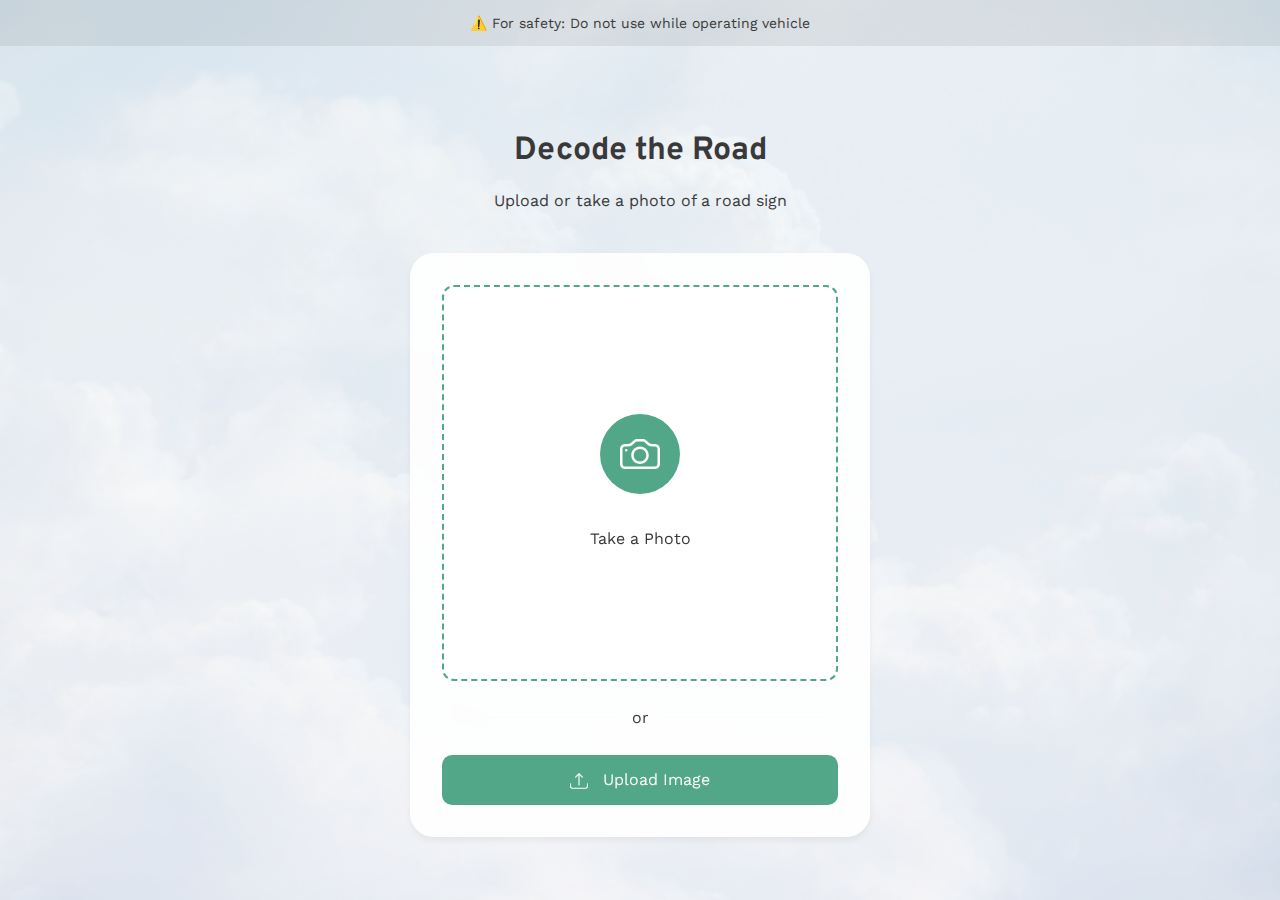
<file: index.html>
<!DOCTYPE html>
<html>
<head>
    <title></title>
    <link rel="stylesheet" href="styles.css">
    <link rel="preconnect" href="https://fonts.googleapis.com">
    <link rel="preconnect" href="https://fonts.gstatic.com" crossorigin>
    <link href="https://fonts.googleapis.com/css2?family=Overpass:wght@400;600;700&family=Work+Sans:wght@300;400;500&display=swap" rel="stylesheet">

</head>


<body>
<div class="bg-img"></div>


  <div class="banner">
        ⚠️ For safety: Do not use while operating vehicle
    </div>

    
    <div class="container">
        <h1>Decode the Road</h1>
        <p class="subtitle">Upload or take a photo of a road sign</p>
       <!--  <img src="https://cdn.pixabay.com/photo/2014/03/24/17/20/road-295449_1280.png" alt="road" class="roadimg">
        <img src="https://cdn.pixabay.com/photo/2014/05/27/10/25/stop-355294_1280.png" alt="stop sign" class="stopsign"> -->


        <div class="card">
            <label for="fileInput" class="upload-area">
                <div class="camera-circle">
                    <img src="images/camera-icon.svg" width="40px">
                </div>
                <p>Take a Photo</p>
            </label>

            <div class="divider">or</div>
            <div class="input-wrapper">
                <button class="upload-btn"> 
                  <label for="uploader"><img src="images/upload-icon.svg" width="18" style="vertical-align:middle;margin-right:15px;">Upload Image</label>
                  <input type="file" id="uploader" accept="image/jpeg, image/png, image/jpg" />

              </button>  

            
        </div>
    </div>
    <script src="script.js"></script>
</body>

</html>
</file>
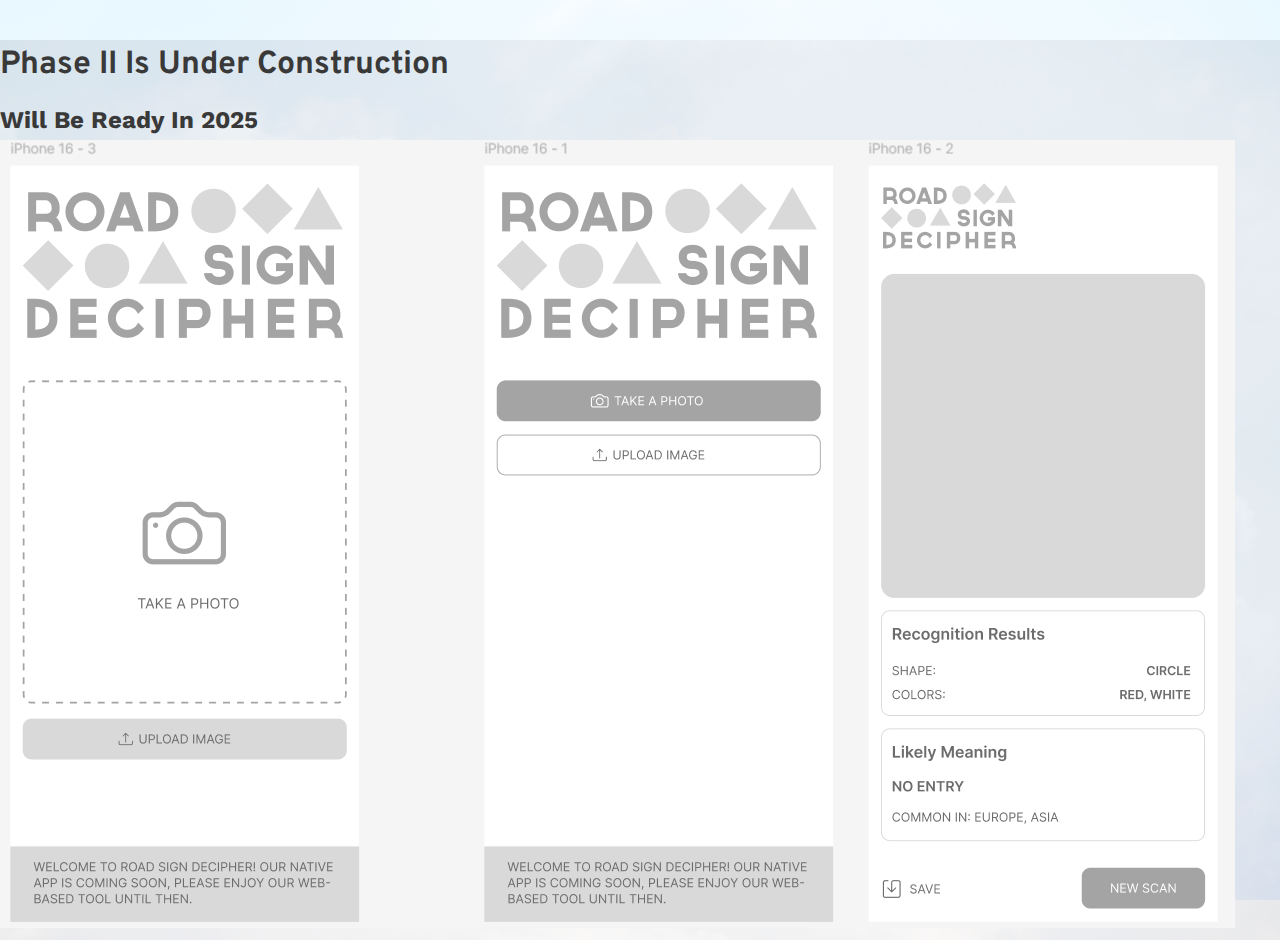
<file: phaseII.html>
<!DOCTYPE html>
<html>
<head>
  <title>Phase II Design</title>
  <link rel="stylesheet" href="./styles.css">
  <link rel="preconnect" href="https://fonts.googleapis.com">
  <link rel="preconnect" href="https://fonts.gstatic.com" crossorigin>
  <link href="https://fonts.googleapis.com/css2?family=Overpass:wght@400;600;700&family=Work+Sans:wght@300;400;500&display=swap" rel="stylesheet">

</head>

<body>
<div class="bg-img"></div>

<h1>Phase II Is Under Construction</h1>
<h2>Will Be Ready In 2025</h2>
<img src="./images/road-sign-decipher-app-photo.png">







</body>




</html>
</file>
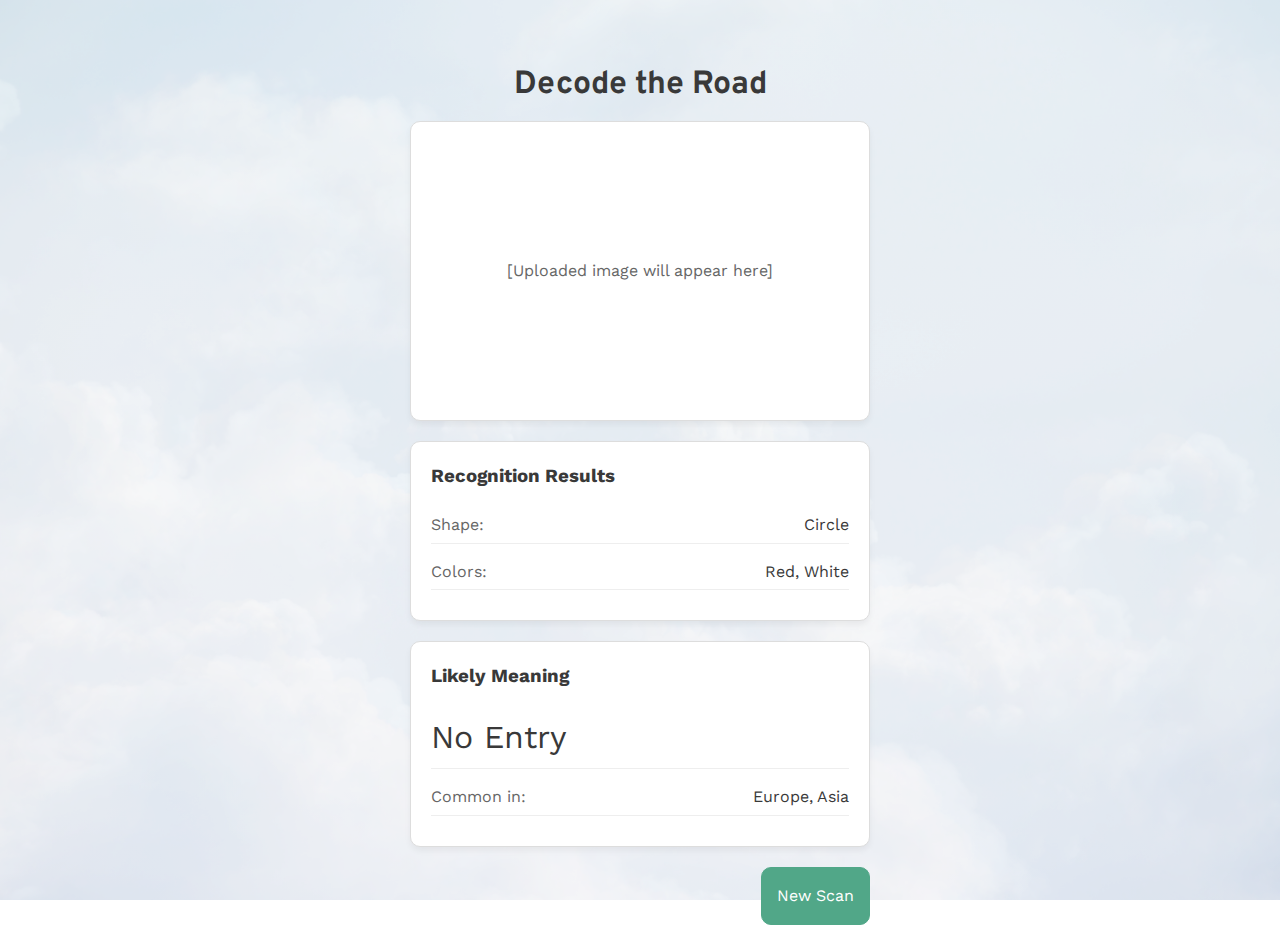
<file: results.html>
<!DOCTYPE html>
<html>
<head>
    <title>Road Sign Decipher</title>
    <link rel="stylesheet" href="styles.css">
    <link rel="preconnect" href="https://fonts.googleapis.com">
    <link rel="preconnect" href="https://fonts.gstatic.com" crossorigin>
    <link href="https://fonts.googleapis.com/css2?family=Overpass:wght@400;600;700&family=Work+Sans:wght@300;400;500&display=swap" rel="stylesheet">

</head>
<body>
<div class="bg-img"></div>
    <div class="container">
        <h1>Decode the Road</h1>

        <div class="image-preview" id="imagePreview">
            [Uploaded image will appear here]
        </div>

        <div class="results-box">
            <div class="results-header">
                <h3>Recognition Results</h3>
            </div>

            <div class="result-item">
                <span class="result-label">Shape:</span>
                <span>Circle</span>
            </div>

            <div class="result-item">
                <span class="result-label">Colors:</span>
                <span>Red, White</span>
            </div>
        </div>

        <div class="results-box">
            <div class="results-header">
                <h3>Likely Meaning</h3>
            </div>

            <div class="result-item result-item--lg">
                <span>No Entry</span>
            </div>

            <div class="result-item">
                <span class="result-label">Common in:</span>
                <span>Europe, Asia</span>
            </div>
        </div>


        <div class="action-buttons">
     <!--        <button class="action-btn action-btn--secondary"><img src="images/save-icon.svg" width="18" style="vertical-align:middle;margin-right:15px;">Save</button> -->
            <a href="index.html" class="action-btn primary-btn">New Scan</a>
        </div>
    </div>

    <script src="script.js"></script>


</body>
</html>
</file>
<file: styles.css>
:root {
  --primary: #51A788;
  --darkgray: #393939;
  --lightgray: #F5F5F5;
  --lightblue1: #E0F4FF;
  --lightblue2: #E0EDFF;

}


 /* Basic reset and layout */
* {
    box-sizing: border-box;
    margin: 0;
    padding: 0;
}

.logo {
    height: auto;
    width: 60%;
    position: relative;
  }

  header {
    width: 100%;
    text-align: center;
    padding: 30px;
    padding-bottom: 0;
  }

  .landing-imgs {
    height: 400px;
    width: 300px;
    bottom: 0;
    margin: 0 auto;
    position: absolute;
    left: 50px;
    z-index: -1;
  }

  .sign {
    bottom: 200px;
    width: 200px;
    position: absolute;
    z-index: 1;
  }

  .road {
    opacity: 0.5;
    height: 400px;
    bottom: 0;
    position: absolute;
  }

.stopsign {
    height: 225px;
    position: relative;
    bottom: 400px;
    right: 200px;
    opacity: 0.5;
}

html {
    height: 100vh;
}

body {
    font-family: 'Work Sans', sans-serif;
    line-height: 1.6;
    color: var(--darkgray);
    height: 100vh;

    background-image: url('images/cloud-texture.jpeg');
    background-size: cover;
    background-position: center;
    background-repeat: no-repeat;
    background-color: transparent;
    background-image: linear-gradient(180deg, var(--lightblue1) 0%, var(--lightblue2) 100%), url('images/cloud-texture.jpeg');
    background-blend-mode: overlay;
    position: relative;
}


.bg-img {
    background-image: url('images/cloud-texture.jpeg');
    opacity: .25;
    position: absolute;
    top: 0;
    right: 0;
    bottom: 0;
    left: 0;
    width: 100%;
    height: 100%;
    background-size: cover;
    z-index: -1;
}

 .banner {
    background: rgba(80, 80, 80, 0.1);
    color: var(--darkgray);
    text-align: center;
    padding: 12px;
    font-size: 14px;
    margin-bottom: 20px;
}

.list-box {
    max-width: 350px;
    margin-left: auto;
    margin-right: auto;
}

/* Simple page layout */
.container {
    max-width: 500px;
    margin: 0 auto;
    padding: 20px;
    text-align: center;
}


/* Header styling */
h1 {
    margin: 40px 0 10px;
    font-family: 'Overpass', sans-serif;
    color: var(--darkgray);
}

.highlight {
    color: var(--primary);
}

.subtitle {
    color: var(--darkgray);
    margin-bottom: 40px;
}

.card {
    background: rgba(255, 255, 255, 0.9);
    backdrop-filter: blur(8px);
    border-radius: 24px;
    padding: 32px;
    box-shadow: 0 4px 6px rgba(0, 0, 0, 0.05);
    margin-bottom: 40px;
}

.upload-area {
    width: 100%;
    aspect-ratio: 1;
    border: 2px dashed var(--primary);
    border-radius: 12px;
    background: white;
    display: flex;
    flex-direction: column;
    align-items: center;
    justify-content: center;
    gap: 16px;
    cursor: pointer;
    transition: all 0.3s ease;
}



/*.camera-box {
    border: 2px dashed #ccc;
    padding: 40px;
    margin-bottom: 20px;
    border-radius: 10px;
    cursor: pointer;  
}

.camera-box:hover {
    border-color: #999;
}
*/

.camera-circle {
    width: 80px;
    height: 80px;
    background: var(--primary);
    border-radius: 50%;
    margin: 0 auto 16px;
    display: flex;
    align-items: center;
    justify-content: center;
    font-size: 32px;
}



.upload-area:hover {
    transform: translateY(-2px);
    background: white;
}

.divider {
    display: flex;
    align-items: center;
    margin: 24px 0;
    color: var(--darkgray);
}

.divider::before,
.divider::after {
    content: '';
    flex: 1;
    height: 1px;
    background: var(--lightgray);
    opacity: 0.3;
    margin: 0 16px;
}


.upload-btn {
    width: 100%;
    padding: 15px;
    border-radius: 10px;
    background: var(--primary);
    cursor: pointer;
    color: white;
    text-decoration:none;
    display: inline-block;
    border: 0;
}


.image-preview {
    width: 100%;
    min-height: 300px;
    height: 100%;
    background: white;
    border: 1px solid #ddd;
    box-shadow: 0 4px 6px rgba(0, 0, 0, 0.05);
    border-radius: 10px;
    margin-bottom: 20px;
    display: flex;
    align-items: center;
    justify-content: center;
    color: #666;
}

.results-box {
    background: white;
    border: 1px solid #ddd;
    box-shadow: 0 4px 6px rgba(0, 0, 0, 0.05);
    border-radius: 10px;
    padding: 20px;
    margin-bottom: 20px;
    
}

.results-header {
    display: flex;
    justify-content: space-between;
    margin-bottom: 15px;
}


.result-item {
    display: flex;
    justify-content: space-between;
    margin: 10px 0;
    padding: 5px 0;
    border-bottom: 1px solid #eee;
}

.result-item--lg {
    font-size: 2rem;
    color: var(--darkgray);
}

.result-label {
    color: #666;
}

.action-buttons {
    display: flex;
    justify-content: flex-end;
    gap: 10px;
    margin-top: 20px;
}

.action-btn {
    padding: 15px;
    border: 1px solid var(--primary);
    border-radius: 10px;
    background: transparent;
    cursor: pointer;
    font-family: 'Work Sans', sans-serif;
    font-size: 16px;
}

.action-btn--secondary {
    border: 0;
    color: var(--darkgray);
}

.primary-btn {
    padding: 15px;
    border-radius: 10px;
    background: var(--primary);
    cursor: pointer;
    color: white;
    text-decoration:none;
    display: inline-block;
}

.container--landing {
    background: rgba(255, 255, 255, 0.5);
}

input {
    display: none;
    cursor: pointer;
}

label {
    cursor: pointer;
    font-family: 'Work Sans', sans-serif;
    font-size: 16px;
}

#imagePreview img {
    max-width: 90%;
}
</file>
